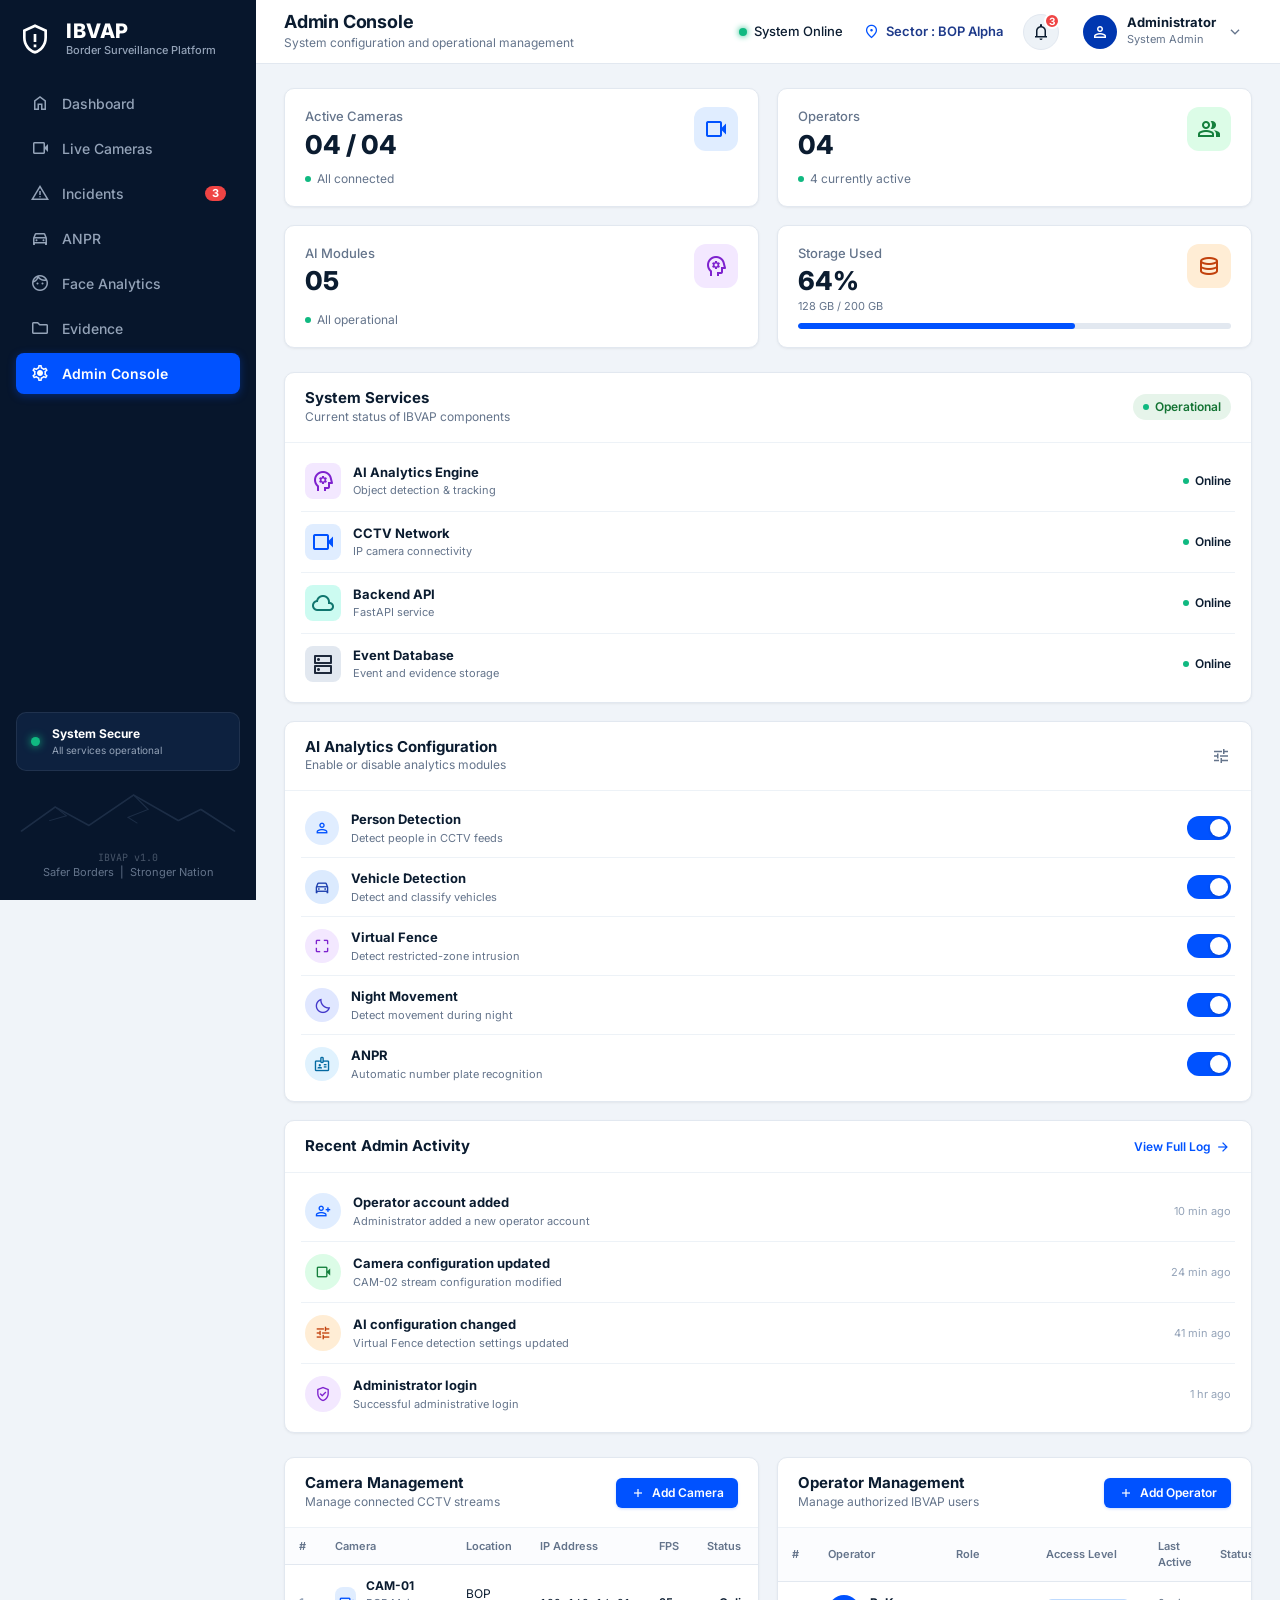
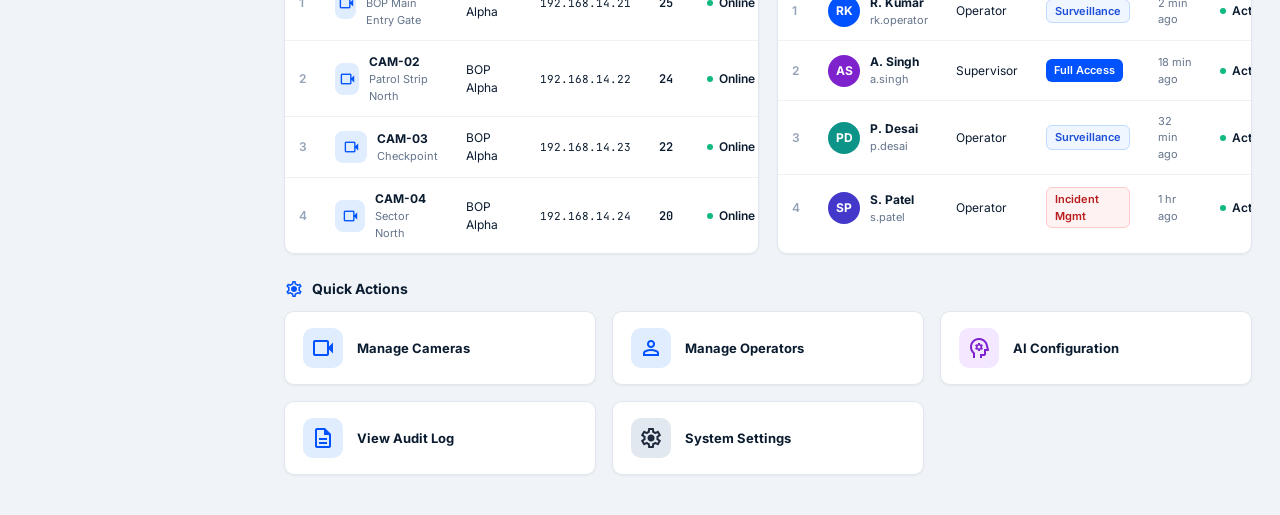
<file: admin.html>
<!DOCTYPE html>
<html lang="en">
<head>
  <meta charset="UTF-8">
  <meta name="viewport" content="width=device-width, initial-scale=1.0">
  <title>IBVAP — Admin Console</title>
  <meta name="description" content="IBVAP System configuration, AI analytics management, and operator administration console.">
  
  <!-- Typography & Material Symbols Icons -->
  <link rel="preconnect" href="https://fonts.googleapis.com">
  <link rel="preconnect" href="https://fonts.gstatic.com" crossorigin>
  <link href="https://fonts.googleapis.com/css2?family=Inter:wght@400;500;600;700;800&family=JetBrains+Mono:wght@400;500;600;700&display=swap" rel="stylesheet">
  <link href="https://fonts.googleapis.com/css2?family=Material+Symbols+Outlined:opsz,wght,FILL,GRAD@20..48,100..700,0..1,-50..200" rel="stylesheet">
  
  <!-- CSS3 Stylesheet -->
  <link rel="stylesheet" href="/css/admin.css">
</head>
<body>
  <div class="app-container">
    
    <!-- Left Navigation Sidebar (PNG 1 & PNG 2 Exact Dark Navy Aesthetic) -->
    <aside class="sidebar" id="sidebar">
      <div>
        <!-- Brand Logo Header -->
        <div class="sidebar-brand">
          <div class="sidebar-logo-icon">
            <svg viewBox="0 0 24 24" fill="currentColor">
              <path d="M12 1L3 5v6c0 5.55 3.84 10.74 9 12 5.16-1.26 9-6.45 9-12V5l-9-4zm0 2.18l7 3.12v4.7c0 4.54-3.13 8.78-7 9.88-3.87-1.1-7-5.34-7-9.88V6.3l7-3.12zm-1 5v6h2v-6h-2zm0 8v2h2v-2h-2z"/>
            </svg>
          </div>
          <div class="sidebar-brand-text">
            <span class="sidebar-brand-title">IBVAP</span>
            <span class="sidebar-brand-subtitle">Border Surveillance Platform</span>
          </div>
        </div>

        <!-- Navigation Menu Items -->
        <nav class="sidebar-nav">
          <a href="/" class="sidebar-nav-item" id="navDashboard">
            <div class="nav-item-left">
              <span class="material-symbols-outlined nav-icon">home</span>
              <span>Dashboard</span>
            </div>
          </a>

          <a href="/#live-cameras" class="sidebar-nav-item" id="navLiveCameras">
            <div class="nav-item-left">
              <span class="material-symbols-outlined nav-icon">videocam</span>
              <span>Live Cameras</span>
            </div>
          </a>

          <a href="/#incidents" class="sidebar-nav-item" id="navIncidents">
            <div class="nav-item-left">
              <span class="material-symbols-outlined nav-icon">warning</span>
              <span>Incidents</span>
            </div>
            <span class="nav-badge">3</span>
          </a>

          <a href="/#anpr" class="sidebar-nav-item" id="navAnpr">
            <div class="nav-item-left">
              <span class="material-symbols-outlined nav-icon">directions_car</span>
              <span>ANPR</span>
            </div>
          </a>

          <a href="/#face-analytics" class="sidebar-nav-item" id="navFaceAnalytics">
            <div class="nav-item-left">
              <span class="material-symbols-outlined nav-icon">face</span>
              <span>Face Analytics</span>
            </div>
          </a>

          <a href="/#evidence" class="sidebar-nav-item" id="navEvidence">
            <div class="nav-item-left">
              <span class="material-symbols-outlined nav-icon">folder</span>
              <span>Evidence</span>
            </div>
          </a>

          <!-- Active Admin Console Tab (PNG 2 Highlight) -->
          <a href="/admin.html" class="sidebar-nav-item active" id="navAdminConsole">
            <div class="nav-item-left">
              <span class="material-symbols-outlined nav-icon">settings</span>
              <span>Admin Console</span>
            </div>
          </a>
        </nav>
      </div>

      <!-- Bottom Sidebar Indicators (System Secure Box + Mountain Graphic) -->
      <div class="sidebar-footer">
        <div class="system-secure-card">
          <div class="secure-dot"></div>
          <div class="secure-info">
            <span class="secure-title">System Secure</span>
            <span class="secure-subtitle">All services operational</span>
          </div>
        </div>

        <div class="mountain-illustration" title="Safer Borders | Stronger Nation">
          <svg viewBox="0 0 200 60" preserveAspectRatio="none">
            <path d="M5 55 L35 25 L65 48 L105 10 L145 42 L165 28 L195 55" stroke-width="1.8" stroke-linecap="round" stroke-linejoin="round"/>
            <path d="M105 10 L118 28 L100 38 L108 45" stroke-width="1.2" stroke-linecap="round"/>
            <path d="M35 25 L45 36 L30 42" stroke-width="1.2" stroke-linecap="round"/>
          </svg>
        </div>

        <div class="sidebar-tagline">
          <span class="sidebar-version">IBVAP v1.0</span>
          Safer Borders &nbsp;|&nbsp; Stronger Nation
        </div>
      </div>
    </aside>

    <!-- Main Content Area -->
    <div class="main-wrapper">
      
      <!-- Top Application Header (PNG 2) -->
      <header class="header">
        <div class="header-left">
          <div style="display: flex; align-items: center;">
            <button class="mobile-menu-btn" id="mobileMenuBtn" aria-label="Toggle menu">
              <span class="material-symbols-outlined">menu</span>
            </button>
            <div>
              <h1 class="page-title">Admin Console</h1>
              <p class="page-subtitle">System configuration and operational management</p>
            </div>
          </div>
        </div>

        <div class="header-right">
          <!-- System Status Pill -->
          <div class="status-pill">
            <span class="status-dot"></span>
            <span>System Online</span>
          </div>

          <!-- Sector Badge -->
          <div class="sector-badge">
            <span class="material-symbols-outlined">location_on</span>
            <span>Sector : BOP Alpha</span>
          </div>

          <!-- Notification Bell with Badge -->
          <button class="notification-btn" id="btnHeaderNotifications" title="View alerts">
            <span class="material-symbols-outlined" style="font-size: 20px;">notifications</span>
            <span class="notification-badge">3</span>
          </button>

          <!-- Administrator Profile Dropdown (PNG 2) -->
          <div class="user-profile-btn" id="userProfileBtn">
            <div class="user-avatar">
              <span class="material-symbols-outlined" style="font-size: 20px;">person</span>
            </div>
            <div class="user-meta">
              <span class="user-name">Administrator</span>
              <span class="user-role">System Admin</span>
            </div>
            <span class="material-symbols-outlined user-chevron">expand_more</span>
          </div>
        </div>
      </header>

      <!-- Main Body Container -->
      <main class="content-body">

        <!-- 1. System Overview Statistics Grid (4 Cards Row) -->
        <section class="stats-grid">
          <!-- Card 1: Active Cameras -->
          <div class="stat-card">
            <div class="stat-top">
              <div class="stat-info">
                <span class="stat-label">Active Cameras</span>
                <div class="stat-value">
                  <span id="statActiveCameras">04 / 04</span>
                </div>
              </div>
              <div class="stat-icon-wrap blue">
                <span class="material-symbols-outlined" style="font-size: 24px;">videocam</span>
              </div>
            </div>
            <div class="stat-footer">
              <span class="stat-footer-dot"></span>
              <span>All connected</span>
            </div>
          </div>

          <!-- Card 2: Operators -->
          <div class="stat-card">
            <div class="stat-top">
              <div class="stat-info">
                <span class="stat-label">Operators</span>
                <div class="stat-value">
                  <span id="statOperatorsCount">06</span>
                </div>
              </div>
              <div class="stat-icon-wrap green">
                <span class="material-symbols-outlined" style="font-size: 24px;">group</span>
              </div>
            </div>
            <div class="stat-footer">
              <span class="stat-footer-dot"></span>
              <span>4 currently active</span>
            </div>
          </div>

          <!-- Card 3: AI Modules -->
          <div class="stat-card">
            <div class="stat-top">
              <div class="stat-info">
                <span class="stat-label">AI Modules</span>
                <div class="stat-value">
                  <span id="statAiModulesCount">05</span>
                </div>
              </div>
              <div class="stat-icon-wrap purple">
                <span class="material-symbols-outlined" style="font-size: 24px;">psychology</span>
              </div>
            </div>
            <div class="stat-footer">
              <span class="stat-footer-dot"></span>
              <span>All operational</span>
            </div>
          </div>

          <!-- Card 4: Storage Used -->
          <div class="stat-card">
            <div class="stat-top">
              <div class="stat-info">
                <span class="stat-label">Storage Used</span>
                <div class="stat-value">64%</div>
                <div style="font-size: 11px; color: #64748b; margin-top: 2px;">128 GB / 200 GB</div>
              </div>
              <div class="stat-icon-wrap orange">
                <span class="material-symbols-outlined" style="font-size: 24px;">database</span>
              </div>
            </div>
            <div class="storage-progress-track">
              <div class="storage-progress-fill" style="width: 64%;"></div>
            </div>
          </div>
        </section>

        <!-- 2. Middle Section: 3 Panels (System Services, AI Analytics Config, Recent Admin Activity) -->
        <section class="middle-grid">
          
          <!-- Panel 1: System Services -->
          <div class="card" id="systemServicesCard">
            <div class="card-header">
              <div class="card-title-wrap">
                <h2 class="card-title">System Services</h2>
                <span class="card-subtitle">Current status of IBVAP components</span>
              </div>
              <span class="badge-operational">
                <span class="status-dot-sm"></span>
                <span>Operational</span>
              </span>
            </div>

            <div class="service-list">
              <!-- AI Analytics Engine -->
              <div class="service-item">
                <div class="service-item-left">
                  <div class="service-icon purple">
                    <span class="material-symbols-outlined">psychology</span>
                  </div>
                  <div class="service-details">
                    <span class="service-name">AI Analytics Engine</span>
                    <span class="service-desc">Object detection & tracking</span>
                  </div>
                </div>
                <div class="status-badge-inline">
                  <span class="status-dot-sm"></span>
                  <span>Online</span>
                </div>
              </div>

              <!-- CCTV Network -->
              <div class="service-item">
                <div class="service-item-left">
                  <div class="service-icon blue">
                    <span class="material-symbols-outlined">videocam</span>
                  </div>
                  <div class="service-details">
                    <span class="service-name">CCTV Network</span>
                    <span class="service-desc">IP camera connectivity</span>
                  </div>
                </div>
                <div class="status-badge-inline">
                  <span class="status-dot-sm"></span>
                  <span>Online</span>
                </div>
              </div>

              <!-- Backend API -->
              <div class="service-item">
                <div class="service-item-left">
                  <div class="service-icon teal">
                    <span class="material-symbols-outlined">cloud</span>
                  </div>
                  <div class="service-details">
                    <span class="service-name">Backend API</span>
                    <span class="service-desc">FastAPI service</span>
                  </div>
                </div>
                <div class="status-badge-inline">
                  <span class="status-dot-sm"></span>
                  <span>Online</span>
                </div>
              </div>

              <!-- Event Database -->
              <div class="service-item">
                <div class="service-item-left">
                  <div class="service-icon navy">
                    <span class="material-symbols-outlined">dns</span>
                  </div>
                  <div class="service-details">
                    <span class="service-name">Event Database</span>
                    <span class="service-desc">Event and evidence storage</span>
                  </div>
                </div>
                <div class="status-badge-inline">
                  <span class="status-dot-sm"></span>
                  <span>Online</span>
                </div>
              </div>
            </div>
          </div>

          <!-- Panel 2: AI Analytics Configuration -->
          <div class="card" id="aiConfigCard">
            <div class="card-header">
              <div class="card-title-wrap">
                <h2 class="card-title">AI Analytics Configuration</h2>
                <span class="card-subtitle">Enable or disable analytics modules</span>
              </div>
              <span class="material-symbols-outlined" style="color: #64748b; font-size: 20px;">tune</span>
            </div>

            <div class="ai-config-list">
              <!-- Person Detection -->
              <div class="ai-config-item">
                <div class="ai-config-left">
                  <div class="ai-module-icon blue">
                    <span class="material-symbols-outlined" style="font-size: 18px;">person</span>
                  </div>
                  <div class="ai-module-details">
                    <span class="ai-module-title">Person Detection</span>
                    <span class="ai-module-desc">Detect people in CCTV feeds</span>
                  </div>
                </div>
                <label class="switch">
                  <input type="checkbox" id="togglePersonDetection" checked>
                  <span class="slider"></span>
                </label>
              </div>

              <!-- Vehicle Detection -->
              <div class="ai-config-item">
                <div class="ai-config-left">
                  <div class="ai-module-icon darkblue">
                    <span class="material-symbols-outlined" style="font-size: 18px;">directions_car</span>
                  </div>
                  <div class="ai-module-details">
                    <span class="ai-module-title">Vehicle Detection</span>
                    <span class="ai-module-desc">Detect and classify vehicles</span>
                  </div>
                </div>
                <label class="switch">
                  <input type="checkbox" id="toggleVehicleDetection" checked>
                  <span class="slider"></span>
                </label>
              </div>

              <!-- Virtual Fence -->
              <div class="ai-config-item">
                <div class="ai-config-left">
                  <div class="ai-module-icon purple">
                    <span class="material-symbols-outlined" style="font-size: 18px;">crop_free</span>
                  </div>
                  <div class="ai-module-details">
                    <span class="ai-module-title">Virtual Fence</span>
                    <span class="ai-module-desc">Detect restricted-zone intrusion</span>
                  </div>
                </div>
                <label class="switch">
                  <input type="checkbox" id="toggleVirtualFence" checked>
                  <span class="slider"></span>
                </label>
              </div>

              <!-- Night Movement -->
              <div class="ai-config-item">
                <div class="ai-config-left">
                  <div class="ai-module-icon indigo">
                    <span class="material-symbols-outlined" style="font-size: 18px;">bedtime</span>
                  </div>
                  <div class="ai-module-details">
                    <span class="ai-module-title">Night Movement</span>
                    <span class="ai-module-desc">Detect movement during night</span>
                  </div>
                </div>
                <label class="switch">
                  <input type="checkbox" id="toggleNightMovement" checked>
                  <span class="slider"></span>
                </label>
              </div>

              <!-- ANPR -->
              <div class="ai-config-item">
                <div class="ai-config-left">
                  <div class="ai-module-icon sky">
                    <span class="material-symbols-outlined" style="font-size: 18px;">badge</span>
                  </div>
                  <div class="ai-module-details">
                    <span class="ai-module-title">ANPR</span>
                    <span class="ai-module-desc">Automatic number plate recognition</span>
                  </div>
                </div>
                <label class="switch">
                  <input type="checkbox" id="toggleAnpr" checked>
                  <span class="slider"></span>
                </label>
              </div>
            </div>
          </div>

          <!-- Panel 3: Recent Admin Activity -->
          <div class="card" id="recentActivityCard">
            <div class="card-header">
              <div class="card-title-wrap">
                <h2 class="card-title">Recent Admin Activity</h2>
              </div>
              <a href="#" class="view-all-link" id="btnViewFullLog">
                <span>View Full Log</span>
                <span class="material-symbols-outlined" style="font-size: 16px;">arrow_forward</span>
              </a>
            </div>

            <div class="activity-list" id="activityList">
              <!-- Dynamically rendered via admin.js -->
            </div>
          </div>
        </section>

        <!-- 3. Bottom Section: 2 Tables (Camera Management & Operator Management) -->
        <section class="tables-grid">
          
          <!-- Left Table: Camera Management -->
          <div class="card" id="cameraManagementCard">
            <div class="card-header">
              <div class="card-title-wrap">
                <h2 class="card-title">Camera Management</h2>
                <span class="card-subtitle">Manage connected CCTV streams</span>
              </div>
              <button class="btn-primary" id="btnAddCamera">
                <span class="material-symbols-outlined" style="font-size: 16px;">add</span>
                <span>Add Camera</span>
              </button>
            </div>

            <div class="table-wrapper">
              <table class="data-table" id="cameraTable">
                <thead>
                  <tr>
                    <th style="width: 32px;">#</th>
                    <th>Camera</th>
                    <th>Location</th>
                    <th>IP Address</th>
                    <th>FPS</th>
                    <th>Status</th>
                    <th style="text-align: right; padding-right: 20px;">Actions</th>
                  </tr>
                </thead>
                <tbody id="cameraTableBody">
                  <!-- Dynamically rendered via admin.js -->
                </tbody>
              </table>
            </div>
          </div>

          <!-- Right Table: Operator Management -->
          <div class="card" id="operatorManagementCard">
            <div class="card-header">
              <div class="card-title-wrap">
                <h2 class="card-title">Operator Management</h2>
                <span class="card-subtitle">Manage authorized IBVAP users</span>
              </div>
              <button class="btn-primary" id="btnAddOperator">
                <span class="material-symbols-outlined" style="font-size: 16px;">add</span>
                <span>Add Operator</span>
              </button>
            </div>

            <div class="table-wrapper">
              <table class="data-table" id="operatorTable">
                <thead>
                  <tr>
                    <th style="width: 32px;">#</th>
                    <th>Operator</th>
                    <th>Role</th>
                    <th>Access Level</th>
                    <th>Last Active</th>
                    <th>Status</th>
                    <th style="text-align: right; padding-right: 20px;">Actions</th>
                  </tr>
                </thead>
                <tbody id="operatorTableBody">
                  <!-- Dynamically rendered via admin.js -->
                </tbody>
              </table>
            </div>
          </div>
        </section>

        <!-- 4. Quick Actions Row (5 Cards) -->
        <section class="quick-actions-section">
          <div class="quick-actions-header">
            <span class="material-symbols-outlined" style="color: #0052ff; font-size: 20px;">settings</span>
            <span>Quick Actions</span>
          </div>

          <div class="quick-actions-grid">
            <!-- 1. Manage Cameras -->
            <div class="quick-action-card" id="qaManageCameras">
              <div class="quick-action-icon-box blue">
                <span class="material-symbols-outlined">videocam</span>
              </div>
              <span class="quick-action-label">Manage Cameras</span>
            </div>

            <!-- 2. Manage Operators -->
            <div class="quick-action-card" id="qaManageOperators">
              <div class="quick-action-icon-box blue">
                <span class="material-symbols-outlined">person</span>
              </div>
              <span class="quick-action-label">Manage Operators</span>
            </div>

            <!-- 3. AI Configuration -->
            <div class="quick-action-card" id="qaAiConfig">
              <div class="quick-action-icon-box purple">
                <span class="material-symbols-outlined">psychology</span>
              </div>
              <span class="quick-action-label">AI Configuration</span>
            </div>

            <!-- 4. View Audit Log -->
            <div class="quick-action-card" id="qaViewAuditLog">
              <div class="quick-action-icon-box blue">
                <span class="material-symbols-outlined">description</span>
              </div>
              <span class="quick-action-label">View Audit Log</span>
            </div>

            <!-- 5. System Settings -->
            <div class="quick-action-card" id="qaSystemSettings">
              <div class="quick-action-icon-box navy">
                <span class="material-symbols-outlined">settings</span>
              </div>
              <span class="quick-action-label">System Settings</span>
            </div>
          </div>
        </section>
      </main>
    </div>
  </div>

  <!-- Toast Notification Container -->
  <div class="toast-container" id="toastContainer"></div>

  <!-- MODALS -->

  <!-- Modal 1: Add Camera -->
  <div class="modal-overlay" id="addCameraModal">
    <div class="modal-box">
      <div class="modal-header">
        <h3 class="modal-title">Add CCTV Camera Node</h3>
        <button class="modal-close-btn material-symbols-outlined" data-dismiss="modal">close</button>
      </div>
      <form id="addCameraForm">
        <div class="modal-body">
          <div class="form-row">
            <div class="form-group">
              <label class="form-label" for="newCamId">Camera ID *</label>
              <input type="text" id="newCamId" placeholder="e.g. CAM-05" required>
            </div>
            <div class="form-group">
              <label class="form-label" for="newCamFps">FPS Target</label>
              <input type="number" id="newCamFps" value="25" min="10" max="60" required>
            </div>
          </div>
          <div class="form-group">
            <label class="form-label" for="newCamSubtitle">Stream Description / Name *</label>
            <input type="text" id="newCamSubtitle" placeholder="e.g. South Watchtower Mast" required>
          </div>
          <div class="form-row">
            <div class="form-group">
              <label class="form-label" for="newCamLocation">BOP Sector Location</label>
              <input type="text" id="newCamLocation" value="BOP Alpha" required>
            </div>
            <div class="form-group">
              <label class="form-label" for="newCamIp">IP Address *</label>
              <input type="text" id="newCamIp" placeholder="192.168.14.25" required>
            </div>
          </div>
          <div class="form-group">
            <label class="form-label" for="newCamRtsp">RTSP Ingestion Stream URI</label>
            <input type="text" id="newCamRtsp" placeholder="rtsp://192.168.14.25:554/live/ch0">
            <span class="form-help">H.264/H.265 RTSP feed for OpenCV/YOLO inference engine</span>
          </div>
        </div>
        <div class="modal-footer">
          <button type="button" class="btn-secondary" data-dismiss="modal">Cancel</button>
          <button type="submit" class="btn-primary">
            <span class="material-symbols-outlined" style="font-size: 16px;">add_circle</span>
            <span>Register Camera</span>
          </button>
        </div>
      </form>
    </div>
  </div>

  <!-- Modal 2: Edit Camera -->
  <div class="modal-overlay" id="editCameraModal">
    <div class="modal-box">
      <div class="modal-header">
        <h3 class="modal-title">Edit Camera Configuration</h3>
        <button class="modal-close-btn material-symbols-outlined" data-dismiss="modal">close</button>
      </div>
      <form id="editCameraForm">
        <div class="modal-body">
          <div class="form-row">
            <div class="form-group">
              <label class="form-label">Camera Identifier</label>
              <input type="text" id="editCamId" readonly style="background-color: #f8fafc;">
            </div>
            <div class="form-group">
              <label class="form-label" for="editCamFps">FPS Target</label>
              <input type="number" id="editCamFps" min="10" max="60" required>
            </div>
          </div>
          <div class="form-group">
            <label class="form-label" for="editCamSubtitle">Description</label>
            <input type="text" id="editCamSubtitle" required>
          </div>
          <div class="form-row">
            <div class="form-group">
              <label class="form-label" for="editCamLocation">Sector Location</label>
              <input type="text" id="editCamLocation" required>
            </div>
            <div class="form-group">
              <label class="form-label" for="editCamIp">IP Address</label>
              <input type="text" id="editCamIp" required>
            </div>
          </div>
          <div class="form-group">
            <label class="form-label" for="editCamStatus">Feed Status</label>
            <select id="editCamStatus">
              <option value="Online">Online</option>
              <option value="Standby">Standby</option>
              <option value="Offline">Offline</option>
            </select>
          </div>
        </div>
        <div class="modal-footer">
          <button type="button" class="btn-secondary" data-dismiss="modal">Cancel</button>
          <button type="submit" class="btn-primary">Save Changes</button>
        </div>
      </form>
    </div>
  </div>

  <!-- Modal 3: Delete Camera Confirmation -->
  <div class="modal-overlay" id="deleteCameraModal">
    <div class="modal-box" style="max-width: 440px;">
      <div class="modal-header">
        <h3 class="modal-title" style="color: #b91c1c;">Remove Camera Node</h3>
        <button class="modal-close-btn material-symbols-outlined" data-dismiss="modal">close</button>
      </div>
      <div class="modal-body">
        <p style="font-size: 13px; color: #475569;">
          Are you sure you want to remove <strong id="deleteCamName" style="color: #0b1c30;"></strong> from the surveillance stream matrix?
        </p>
        <p style="font-size: 12px; color: #64748b; background-color: #fee2e2; padding: 8px 12px; border-radius: 6px;">
          This will stop active YOLOv8 inferencing and tripwire breach detection on this channel.
        </p>
      </div>
      <div class="modal-footer">
        <button type="button" class="btn-secondary" data-dismiss="modal">Cancel</button>
        <button type="button" class="btn-danger" id="btnConfirmDeleteCamera">Disconnect & Remove</button>
      </div>
    </div>
  </div>

  <!-- Modal 4: Add Operator -->
  <div class="modal-overlay" id="addOperatorModal">
    <div class="modal-box">
      <div class="modal-header">
        <h3 class="modal-title">Add Authorized IBVAP Operator</h3>
        <button class="modal-close-btn material-symbols-outlined" data-dismiss="modal">close</button>
      </div>
      <form id="addOperatorForm">
        <div class="modal-body">
          <div class="form-row">
            <div class="form-group">
              <label class="form-label" for="newOpName">Full Name *</label>
              <input type="text" id="newOpName" placeholder="e.g. V. Sharma" required>
            </div>
            <div class="form-group">
              <label class="form-label" for="newOpUsername">Username / ID *</label>
              <input type="text" id="newOpUsername" placeholder="e.g. v.sharma" required>
            </div>
          </div>
          <div class="form-row">
            <div class="form-group">
              <label class="form-label" for="newOpRole">Operational Role</label>
              <select id="newOpRole">
                <option value="Operator">Operator</option>
                <option value="Supervisor">Supervisor</option>
                <option value="Duty Officer">Duty Officer</option>
                <option value="Analyst">Analyst</option>
              </select>
            </div>
            <div class="form-group">
              <label class="form-label" for="newOpAccess">Access Permission Level</label>
              <select id="newOpAccess">
                <option value="Surveillance">Surveillance</option>
                <option value="Full Access">Full Access</option>
                <option value="Incident Mgmt">Incident Mgmt</option>
              </select>
            </div>
          </div>
        </div>
        <div class="modal-footer">
          <button type="button" class="btn-secondary" data-dismiss="modal">Cancel</button>
          <button type="submit" class="btn-primary">
            <span class="material-symbols-outlined" style="font-size: 16px;">person_add</span>
            <span>Create Operator</span>
          </button>
        </div>
      </form>
    </div>
  </div>

  <!-- Modal 5: Edit Operator -->
  <div class="modal-overlay" id="editOperatorModal">
    <div class="modal-box">
      <div class="modal-header">
        <h3 class="modal-title">Edit Operator Privileges</h3>
        <button class="modal-close-btn material-symbols-outlined" data-dismiss="modal">close</button>
      </div>
      <form id="editOperatorForm">
        <div class="modal-body">
          <div class="form-row">
            <div class="form-group">
              <label class="form-label" for="editOpName">Full Name</label>
              <input type="text" id="editOpName" required>
            </div>
            <div class="form-group">
              <label class="form-label" for="editOpUsername">Username</label>
              <input type="text" id="editOpUsername" required>
            </div>
          </div>
          <div class="form-row">
            <div class="form-group">
              <label class="form-label" for="editOpRole">Role</label>
              <select id="editOpRole">
                <option value="Operator">Operator</option>
                <option value="Supervisor">Supervisor</option>
                <option value="Duty Officer">Duty Officer</option>
                <option value="Analyst">Analyst</option>
              </select>
            </div>
            <div class="form-group">
              <label class="form-label" for="editOpAccess">Access Level</label>
              <select id="editOpAccess">
                <option value="Surveillance">Surveillance</option>
                <option value="Full Access">Full Access</option>
                <option value="Incident Mgmt">Incident Mgmt</option>
              </select>
            </div>
          </div>
          <div class="form-group">
            <label class="form-label" for="editOpStatus">Account Status</label>
            <select id="editOpStatus">
              <option value="Active">Active</option>
              <option value="Suspended">Suspended</option>
              <option value="Off-Duty">Off-Duty</option>
            </select>
          </div>
        </div>
        <div class="modal-footer">
          <button type="button" class="btn-secondary" data-dismiss="modal">Cancel</button>
          <button type="submit" class="btn-primary">Update Profile</button>
        </div>
      </form>
    </div>
  </div>

  <!-- Modal 6: Delete Operator Confirmation -->
  <div class="modal-overlay" id="deleteOperatorModal">
    <div class="modal-box" style="max-width: 440px;">
      <div class="modal-header">
        <h3 class="modal-title" style="color: #b91c1c;">Revoke Operator Access</h3>
        <button class="modal-close-btn material-symbols-outlined" data-dismiss="modal">close</button>
      </div>
      <div class="modal-body">
        <p style="font-size: 13px; color: #475569;">
          Are you sure you want to revoke access for <strong id="deleteOpName" style="color: #0b1c30;"></strong>?
        </p>
        <p style="font-size: 12px; color: #64748b; background-color: #fee2e2; padding: 8px 12px; border-radius: 6px;">
          The operator will be logged out of tactical console sessions immediately.
        </p>
      </div>
      <div class="modal-footer">
        <button type="button" class="btn-secondary" data-dismiss="modal">Cancel</button>
        <button type="button" class="btn-danger" id="btnConfirmDeleteOperator">Revoke Access</button>
      </div>
    </div>
  </div>

  <!-- Modal 7: Full Audit Log Modal -->
  <div class="modal-overlay" id="auditLogModal">
    <div class="modal-box" style="max-width: 680px;">
      <div class="modal-header">
        <h3 class="modal-title">System Audit Log & Chain of Custody</h3>
        <button class="modal-close-btn material-symbols-outlined" data-dismiss="modal">close</button>
      </div>
      <div class="modal-body">
        <div style="display: flex; justify-content: space-between; align-items: center; margin-bottom: 8px;">
          <span style="font-size: 12px; color: #64748b;">Showing last 12 administrative operational events</span>
          <span style="font-size: 11px; font-family: var(--font-mono); color: #0052ff; background: #e8f0fe; padding: 2px 8px; border-radius: 4px;">SEC-65B LOG</span>
        </div>
        <div style="border: 1px solid var(--color-border); border-radius: 8px; overflow: hidden;">
          <table style="width: 100%; border-collapse: collapse; font-size: 12px;">
            <thead style="background-color: #f8fafc; border-bottom: 1px solid var(--color-border); text-align: left;">
              <tr>
                <th style="padding: 8px 12px;">Timestamp</th>
                <th style="padding: 8px 12px;">Actor</th>
                <th style="padding: 8px 12px;">Action</th>
                <th style="padding: 8px 12px;">Target Entity</th>
              </tr>
            </thead>
            <tbody style="line-height: 1.6;">
              <tr style="border-bottom: 1px solid #edf2f7;">
                <td style="padding: 8px 12px; font-family: var(--font-mono); color: #64748b;">13:42:18 IST</td>
                <td style="padding: 8px 12px; font-weight: 600;">Insp. Verma</td>
                <td style="padding: 8px 12px; color: #0052ff;">QRT Intercept Dispatched</td>
                <td style="padding: 8px 12px;">INC-2026-084 (Cheetah-1)</td>
              </tr>
              <tr style="border-bottom: 1px solid #edf2f7;">
                <td style="padding: 8px 12px; font-family: var(--font-mono); color: #64748b;">13:30:10 IST</td>
                <td style="padding: 8px 12px; font-weight: 600;">Admin</td>
                <td style="padding: 8px 12px;">Operator Account Added</td>
                <td style="padding: 8px 12px;">OP-4 (s.patel)</td>
              </tr>
              <tr style="border-bottom: 1px solid #edf2f7;">
                <td style="padding: 8px 12px; font-family: var(--font-mono); color: #64748b;">13:16:45 IST</td>
                <td style="padding: 8px 12px; font-weight: 600;">Admin</td>
                <td style="padding: 8px 12px;">Stream Config Modified</td>
                <td style="padding: 8px 12px;">CAM-02 (24 FPS)</td>
              </tr>
              <tr style="border-bottom: 1px solid #edf2f7;">
                <td style="padding: 8px 12px; font-family: var(--font-mono); color: #64748b;">12:59:02 IST</td>
                <td style="padding: 8px 12px; font-weight: 600;">Admin</td>
                <td style="padding: 8px 12px;">Virtual Fence Calibration</td>
                <td style="padding: 8px 12px;">BOP Entry Restricted Zone</td>
              </tr>
              <tr>
                <td style="padding: 8px 12px; font-family: var(--font-mono); color: #64748b;">12:40:00 IST</td>
                <td style="padding: 8px 12px; font-weight: 600;">Admin</td>
                <td style="padding: 8px 12px;">Console Authentication</td>
                <td style="padding: 8px 12px;">Node IND-NPL-04</td>
              </tr>
            </tbody>
          </table>
        </div>
      </div>
      <div class="modal-footer">
        <button type="button" class="btn-secondary" data-dismiss="modal">Close</button>
      </div>
    </div>
  </div>

  <!-- Modal 8: System Settings Modal -->
  <div class="modal-overlay" id="systemSettingsModal">
    <div class="modal-box">
      <div class="modal-header">
        <h3 class="modal-title">Surveillance Node Settings</h3>
        <button class="modal-close-btn material-symbols-outlined" data-dismiss="modal">close</button>
      </div>
      <form id="systemSettingsForm">
        <div class="modal-body">
          <div class="form-group">
            <label class="form-label">Sector Identifier</label>
            <input type="text" value="Sector : BOP Alpha" readonly style="background-color: #f8fafc;">
          </div>
          <div class="form-row">
            <div class="form-group">
              <label class="form-label">CCTV Evidence Retention (Days)</label>
              <input type="number" value="90" min="30" max="365">
            </div>
            <div class="form-group">
              <label class="form-label">YOLO Inference Batch Size</label>
              <input type="number" value="4" min="1" max="16">
            </div>
          </div>
          <div class="form-group">
            <label class="form-label">FastAPI Analytics Ingest URL</label>
            <input type="text" value="http://192.168.14.10:8000/api/v2">
          </div>
          <div class="form-group">
            <label class="form-label">Section 65B Cryptographic Signer</label>
            <input type="text" value="SHA256-RSA-SSB-2026-NODE04" readonly style="background-color: #f8fafc;">
          </div>
        </div>
        <div class="modal-footer">
          <button type="button" class="btn-secondary" data-dismiss="modal">Cancel</button>
          <button type="submit" class="btn-primary">Save Settings</button>
        </div>
      </form>
    </div>
  </div>

  <!-- Vanilla JavaScript Implementation -->
  <script src="/js/admin.js"></script>
</body>
</html>
</file>
<file: css/admin.css>
/* IBVAP Admin Console Stylesheet (CSS3)
   Exact design system derived from PNG 1 (IBVAP Design System) & PNG 2 (Admin Console Reference)
*/

:root {
  --color-bg: #f0f4f9;
  --color-surface: #ffffff;
  --color-border: #e2e8f0;
  --color-border-subtle: #edf2f7;
  
  --color-sidebar-bg: #07162c;
  --color-sidebar-hover: rgba(255, 255, 255, 0.08);
  --color-sidebar-text: #94a3b8;
  --color-sidebar-text-active: #ffffff;
  --color-sidebar-card: #0d213f;
  
  --color-primary: #0052ff;
  --color-primary-hover: #0043d9;
  --color-primary-light: #e8f0fe;
  --color-primary-subtle: #eff4ff;

  --color-text-main: #0b1c30;
  --color-text-muted: #64748b;
  --color-text-subtle: #94a3b8;

  --color-success: #10b981;
  --color-success-bg: #e6f4ea;
  --color-success-text: #137333;

  --color-warning: #f59e0b;
  --color-warning-bg: #fef3c7;

  --color-danger: #ef4444;
  --color-danger-hover: #dc2626;
  --color-danger-bg: #fee2e2;
  --color-danger-text: #b91c1c;

  --font-family: 'Inter', -apple-system, BlinkMacSystemFont, 'Segoe UI', Roboto, sans-serif;
  --font-mono: 'JetBrains Mono', monospace;

  --sidebar-width: 256px;
  --header-height: 64px;
  --transition-speed: 0.2s;
  --radius-sm: 6px;
  --radius-md: 10px;
  --radius-lg: 14px;
  --radius-pill: 9999px;
  
  --shadow-sm: 0 1px 2px 0 rgba(0, 0, 0, 0.04);
  --shadow-card: 0 1px 3px 0 rgba(0, 0, 0, 0.05), 0 1px 2px -1px rgba(0, 0, 0, 0.03);
  --shadow-lg: 0 10px 25px -5px rgba(0, 0, 0, 0.1), 0 8px 10px -6px rgba(0, 0, 0, 0.1);
}

/* Reset & Base */
*, *::before, *::after {
  box-sizing: border-box;
  margin: 0;
  padding: 0;
}

body {
  font-family: var(--font-family);
  background-color: var(--color-bg);
  color: var(--color-text-main);
  line-height: 1.5;
  -webkit-font-smoothing: antialiased;
  -moz-osx-font-smoothing: grayscale;
  overflow-x: hidden;
}

/* Typography Helpers */
h1, h2, h3, h4, h5, h6 {
  font-weight: 700;
  color: var(--color-text-main);
  line-height: 1.25;
}

a {
  color: inherit;
  text-decoration: none;
}

button {
  font-family: inherit;
  cursor: pointer;
  border: none;
  background: none;
  transition: all var(--transition-speed) ease;
}

input, select, textarea {
  font-family: inherit;
  font-size: 13px;
  border: 1px solid var(--color-border);
  border-radius: var(--radius-sm);
  padding: 8px 12px;
  color: var(--color-text-main);
  background: #ffffff;
  outline: none;
  transition: border-color var(--transition-speed);
}

input:focus, select:focus, textarea:focus {
  border-color: var(--color-primary);
  box-shadow: 0 0 0 3px rgba(0, 82, 255, 0.15);
}

/* App Shell Layout */
.app-container {
  display: flex;
  min-height: 100vh;
}

/* Sidebar Styles (PNG 1 & PNG 2 Exact Dark Navy Design) */
.sidebar {
  width: var(--sidebar-width);
  background-color: var(--color-sidebar-bg);
  color: var(--color-sidebar-text);
  height: 100vh;
  position: fixed;
  left: 0;
  top: 0;
  display: flex;
  flex-direction: column;
  justify-content: space-between;
  padding: 20px 16px;
  z-index: 50;
  overflow-y: auto;
  transition: transform var(--transition-speed) ease;
}

.sidebar-brand {
  display: flex;
  align-items: center;
  gap: 12px;
  padding-bottom: 24px;
}

.sidebar-logo-icon {
  width: 38px;
  height: 38px;
  border-radius: var(--radius-sm);
  background: transparent;
  display: flex;
  align-items: center;
  justify-content: center;
  color: #ffffff;
}

.sidebar-logo-icon svg {
  width: 32px;
  height: 32px;
}

.sidebar-brand-text {
  display: flex;
  flex-direction: column;
}

.sidebar-brand-title {
  font-size: 20px;
  font-weight: 800;
  letter-spacing: 0.5px;
  color: #ffffff;
  line-height: 1.1;
}

.sidebar-brand-subtitle {
  font-size: 11px;
  color: #94a3b8;
  font-weight: 500;
}

.sidebar-nav {
  display: flex;
  flex-direction: column;
  gap: 4px;
  flex: 1;
}

.sidebar-nav-item {
  display: flex;
  align-items: center;
  justify-content: space-between;
  padding: 10px 14px;
  border-radius: 8px;
  color: var(--color-sidebar-text);
  font-size: 14px;
  font-weight: 500;
  text-decoration: none;
  transition: all var(--transition-speed) ease;
}

.sidebar-nav-item:hover {
  background-color: var(--color-sidebar-hover);
  color: #ffffff;
}

.sidebar-nav-item.active {
  background-color: var(--color-primary);
  color: var(--color-sidebar-text-active);
  font-weight: 600;
  box-shadow: 0 2px 8px rgba(0, 82, 255, 0.35);
}

.nav-item-left {
  display: flex;
  align-items: center;
  gap: 12px;
}

.nav-icon {
  font-size: 20px;
  display: inline-flex;
}

.nav-badge {
  background-color: var(--color-danger);
  color: #ffffff;
  font-size: 11px;
  font-weight: 700;
  border-radius: var(--radius-pill);
  padding: 2px 7px;
  line-height: 1;
}

/* Sidebar Bottom (System Secure + Mountain Line Art) */
.sidebar-footer {
  margin-top: auto;
  display: flex;
  flex-direction: column;
  gap: 16px;
  padding-top: 20px;
}

.system-secure-card {
  background-color: var(--color-sidebar-card);
  border: 1px solid rgba(255, 255, 255, 0.08);
  border-radius: var(--radius-md);
  padding: 12px 14px;
  display: flex;
  align-items: center;
  gap: 12px;
}

.secure-dot {
  width: 9px;
  height: 9px;
  border-radius: 50%;
  background-color: var(--color-success);
  box-shadow: 0 0 8px var(--color-success);
  flex-shrink: 0;
}

.secure-info {
  display: flex;
  flex-direction: column;
}

.secure-title {
  color: #ffffff;
  font-size: 12px;
  font-weight: 700;
}

.secure-subtitle {
  color: #94a3b8;
  font-size: 10px;
}

.mountain-illustration {
  width: 100%;
  height: 48px;
  display: flex;
  align-items: center;
  justify-content: center;
  opacity: 0.7;
}

.mountain-illustration svg {
  width: 100%;
  height: 100%;
  stroke: #263852;
  fill: none;
}

.sidebar-tagline {
  text-align: center;
  font-size: 11px;
  color: #64748b;
  line-height: 1.4;
}

.sidebar-version {
  font-family: var(--font-mono);
  font-size: 10px;
  color: #475569;
  display: block;
}

/* Main Content Area */
.main-wrapper {
  margin-left: var(--sidebar-width);
  flex: 1;
  display: flex;
  flex-direction: column;
  min-width: 0;
  min-height: 100vh;
}

/* Header (PNG 1 & PNG 2 Exact Layout) */
.header {
  height: var(--header-height);
  background-color: var(--color-surface);
  border-bottom: 1px solid var(--color-border);
  position: sticky;
  top: 0;
  z-index: 40;
  display: flex;
  align-items: center;
  justify-content: space-between;
  padding: 0 28px;
}

.header-left {
  display: flex;
  flex-direction: column;
}

.page-title {
  font-size: 18px;
  font-weight: 700;
  color: var(--color-text-main);
  letter-spacing: -0.2px;
}

.page-subtitle {
  font-size: 12px;
  color: var(--color-text-muted);
}

.mobile-menu-btn {
  display: none;
  background: none;
  border: none;
  font-size: 24px;
  color: var(--color-text-main);
  padding: 4px;
  margin-right: 12px;
}

.header-right {
  display: flex;
  align-items: center;
  gap: 20px;
}

.status-pill {
  display: flex;
  align-items: center;
  gap: 7px;
  font-size: 13px;
  font-weight: 500;
  color: var(--color-text-main);
}

.status-dot {
  width: 8px;
  height: 8px;
  border-radius: 50%;
  background-color: var(--color-success);
  box-shadow: 0 0 6px var(--color-success);
}

.sector-badge {
  display: flex;
  align-items: center;
  gap: 6px;
  font-size: 13px;
  color: #1e3a8a;
  font-weight: 600;
}

.sector-badge .material-symbols-outlined {
  font-size: 17px;
  color: var(--color-primary);
}

.notification-btn {
  position: relative;
  width: 36px;
  height: 36px;
  border-radius: 50%;
  display: flex;
  align-items: center;
  justify-content: center;
  color: var(--color-text-main);
  background: var(--color-border-subtle);
  border: 1px solid var(--color-border);
  transition: all var(--transition-speed);
}

.notification-btn:hover {
  background: #e2e8f0;
}

.notification-badge {
  position: absolute;
  top: -2px;
  right: -2px;
  background-color: var(--color-danger);
  color: #ffffff;
  font-size: 10px;
  font-weight: 700;
  border-radius: var(--radius-pill);
  min-width: 16px;
  height: 16px;
  display: flex;
  align-items: center;
  justify-content: center;
  padding: 0 3px;
  border: 2px solid #ffffff;
}

.user-profile-btn {
  display: flex;
  align-items: center;
  gap: 10px;
  padding: 4px 8px 4px 4px;
  border-radius: var(--radius-pill);
  transition: background-color var(--transition-speed);
}

.user-profile-btn:hover {
  background-color: var(--color-border-subtle);
}

.user-avatar {
  width: 34px;
  height: 34px;
  border-radius: 50%;
  background: #0037b0;
  color: #ffffff;
  display: flex;
  align-items: center;
  justify-content: center;
  font-weight: 700;
  font-size: 14px;
}

.user-meta {
  display: flex;
  flex-direction: column;
  text-align: left;
}

.user-name {
  font-size: 13px;
  font-weight: 700;
  color: var(--color-text-main);
  line-height: 1.2;
}

.user-role {
  font-size: 11px;
  color: var(--color-text-muted);
}

.user-chevron {
  color: var(--color-text-muted);
  font-size: 18px;
}

/* Main Content Padding */
.content-body {
  padding: 24px 28px 40px;
  display: flex;
  flex-direction: column;
  gap: 24px;
  flex: 1;
}

/* Card Base Styles */
.card {
  background: var(--color-surface);
  border: 1px solid var(--color-border);
  border-radius: var(--radius-md);
  box-shadow: var(--shadow-card);
  overflow: hidden;
}

.card-header {
  padding: 16px 20px;
  border-bottom: 1px solid var(--color-border-subtle);
  display: flex;
  align-items: center;
  justify-content: space-between;
}

.card-title-wrap {
  display: flex;
  flex-direction: column;
}

.card-title {
  font-size: 15px;
  font-weight: 700;
  color: var(--color-text-main);
}

.card-subtitle {
  font-size: 12px;
  color: var(--color-text-muted);
}

/* Top Statistics Grid (4 Cards Row) */
.stats-grid {
  display: grid;
  grid-template-columns: repeat(4, 1fr);
  gap: 18px;
}

.stat-card {
  background: var(--color-surface);
  border: 1px solid var(--color-border);
  border-radius: var(--radius-md);
  padding: 18px 20px;
  box-shadow: var(--shadow-card);
  display: flex;
  flex-direction: column;
  justify-content: space-between;
  min-height: 115px;
  position: relative;
  transition: transform var(--transition-speed), box-shadow var(--transition-speed);
}

.stat-card:hover {
  transform: translateY(-2px);
  box-shadow: var(--shadow-lg);
}

.stat-top {
  display: flex;
  align-items: flex-start;
  justify-content: space-between;
}

.stat-icon-wrap {
  width: 44px;
  height: 44px;
  border-radius: 12px;
  display: flex;
  align-items: center;
  justify-content: center;
}

.stat-icon-wrap.blue {
  background-color: #e0edff;
  color: #0052ff;
}

.stat-icon-wrap.green {
  background-color: #dcfce7;
  color: #15803d;
}

.stat-icon-wrap.purple {
  background-color: #f3e8ff;
  color: #7e22ce;
}

.stat-icon-wrap.orange {
  background-color: #ffedd5;
  color: #c2410c;
}

.stat-info {
  display: flex;
  flex-direction: column;
}

.stat-label {
  font-size: 13px;
  font-weight: 500;
  color: var(--color-text-muted);
}

.stat-value {
  font-size: 26px;
  font-weight: 800;
  color: var(--color-text-main);
  line-height: 1.2;
  margin-top: 2px;
}

.stat-value-sub {
  font-size: 16px;
  font-weight: 600;
  color: var(--color-text-muted);
}

.stat-footer {
  display: flex;
  align-items: center;
  gap: 6px;
  font-size: 12px;
  color: var(--color-text-muted);
  margin-top: 10px;
}

.stat-footer-dot {
  width: 6px;
  height: 6px;
  border-radius: 50%;
  background-color: var(--color-success);
}

.storage-progress-track {
  width: 100%;
  height: 6px;
  background-color: #e2e8f0;
  border-radius: var(--radius-pill);
  margin-top: 8px;
  overflow: hidden;
}

.storage-progress-fill {
  height: 100%;
  background-color: var(--color-primary);
  border-radius: var(--radius-pill);
  transition: width 0.6s ease;
}

/* Middle Section: 3 Columns (System Services, AI Config, Recent Activity) */
.middle-grid {
  display: grid;
  grid-template-columns: 1fr 1fr 1fr;
  gap: 18px;
}

/* 1. System Services */
.service-list {
  display: flex;
  flex-direction: column;
  padding: 8px 16px;
}

.service-item {
  display: flex;
  align-items: center;
  justify-content: space-between;
  padding: 12px 4px;
  border-bottom: 1px solid var(--color-border-subtle);
}

.service-item:last-child {
  border-bottom: none;
}

.service-item-left {
  display: flex;
  align-items: center;
  gap: 12px;
}

.service-icon {
  width: 36px;
  height: 36px;
  border-radius: 8px;
  display: flex;
  align-items: center;
  justify-content: center;
  font-size: 18px;
}

.service-icon.purple { background-color: #f3e8ff; color: #7e22ce; }
.service-icon.blue { background-color: #e0edff; color: #0052ff; }
.service-icon.teal { background-color: #ccfbf1; color: #0f766e; }
.service-icon.navy { background-color: #e2e8f0; color: #1e293b; }

.service-details {
  display: flex;
  flex-direction: column;
}

.service-name {
  font-size: 13px;
  font-weight: 700;
  color: var(--color-text-main);
}

.service-desc {
  font-size: 11px;
  color: var(--color-text-muted);
}

.status-badge-inline {
  display: flex;
  align-items: center;
  gap: 6px;
  font-size: 12px;
  font-weight: 600;
  color: var(--color-text-main);
}

.status-dot-sm {
  width: 6px;
  height: 6px;
  border-radius: 50%;
  background-color: var(--color-success);
}

.badge-operational {
  display: inline-flex;
  align-items: center;
  gap: 6px;
  background-color: var(--color-success-bg);
  color: var(--color-success-text);
  font-size: 12px;
  font-weight: 600;
  padding: 4px 10px;
  border-radius: var(--radius-pill);
}

/* 2. AI Analytics Configuration */
.ai-config-list {
  display: flex;
  flex-direction: column;
  padding: 8px 16px;
}

.ai-config-item {
  display: flex;
  align-items: center;
  justify-content: space-between;
  padding: 11px 4px;
  border-bottom: 1px solid var(--color-border-subtle);
}

.ai-config-item:last-child {
  border-bottom: none;
}

.ai-config-left {
  display: flex;
  align-items: center;
  gap: 12px;
}

.ai-module-icon {
  width: 34px;
  height: 34px;
  border-radius: 50%;
  display: flex;
  align-items: center;
  justify-content: center;
}

.ai-module-icon.blue { background-color: #e0edff; color: #0052ff; }
.ai-module-icon.darkblue { background-color: #dbeafe; color: #1e40af; }
.ai-module-icon.purple { background-color: #f3e8ff; color: #7e22ce; }
.ai-module-icon.indigo { background-color: #e0e7ff; color: #4338ca; }
.ai-module-icon.sky { background-color: #e0f2fe; color: #0369a1; }

.ai-module-details {
  display: flex;
  flex-direction: column;
}

.ai-module-title {
  font-size: 13px;
  font-weight: 700;
  color: var(--color-text-main);
}

.ai-module-desc {
  font-size: 11px;
  color: var(--color-text-muted);
}

/* Switch Toggle (CSS3) */
.switch {
  position: relative;
  display: inline-block;
  width: 44px;
  height: 24px;
  flex-shrink: 0;
}

.switch input {
  opacity: 0;
  width: 0;
  height: 0;
}

.slider {
  position: absolute;
  cursor: pointer;
  top: 0;
  left: 0;
  right: 0;
  bottom: 0;
  background-color: #cbd5e1;
  transition: 0.3s;
  border-radius: 24px;
}

.slider:before {
  position: absolute;
  content: "";
  height: 18px;
  width: 18px;
  left: 3px;
  bottom: 3px;
  background-color: white;
  transition: 0.3s;
  border-radius: 50%;
  box-shadow: 0 1px 3px rgba(0,0,0,0.2);
}

input:checked + .slider {
  background-color: var(--color-primary);
}

input:checked + .slider:before {
  transform: translateX(20px);
}

/* 3. Recent Admin Activity */
.activity-list {
  display: flex;
  flex-direction: column;
  padding: 8px 16px;
}

.activity-item {
  display: flex;
  align-items: center;
  justify-content: space-between;
  padding: 12px 4px;
  border-bottom: 1px solid var(--color-border-subtle);
}

.activity-item:last-child {
  border-bottom: none;
}

.activity-left {
  display: flex;
  align-items: center;
  gap: 12px;
}

.activity-avatar {
  width: 36px;
  height: 36px;
  border-radius: 50%;
  display: flex;
  align-items: center;
  justify-content: center;
  font-size: 18px;
}

.activity-avatar.blue { background-color: #e0edff; color: #0052ff; }
.activity-avatar.green { background-color: #dcfce7; color: #15803d; }
.activity-avatar.orange { background-color: #ffedd5; color: #c2410c; }
.activity-avatar.purple { background-color: #f3e8ff; color: #7e22ce; }

.activity-info {
  display: flex;
  flex-direction: column;
}

.activity-title {
  font-size: 13px;
  font-weight: 700;
  color: var(--color-text-main);
}

.activity-sub {
  font-size: 11px;
  color: var(--color-text-muted);
}

.activity-time {
  font-size: 11px;
  color: var(--color-text-subtle);
  white-space: nowrap;
}

.view-all-link {
  font-size: 12px;
  font-weight: 600;
  color: var(--color-primary);
  display: flex;
  align-items: center;
  gap: 4px;
}

.view-all-link:hover {
  text-decoration: underline;
}

/* Bottom Section: 2 Management Tables */
.tables-grid {
  display: grid;
  grid-template-columns: 1fr 1fr;
  gap: 18px;
}

.btn-primary {
  background-color: var(--color-primary);
  color: #ffffff;
  padding: 7px 14px;
  border-radius: var(--radius-sm);
  font-size: 12px;
  font-weight: 600;
  display: inline-flex;
  align-items: center;
  gap: 6px;
  box-shadow: 0 1px 3px rgba(0, 82, 255, 0.2);
}

.btn-primary:hover {
  background-color: var(--color-primary-hover);
}

.table-wrapper {
  overflow-x: auto;
}

.data-table {
  width: 100%;
  border-collapse: collapse;
  text-align: left;
}

.data-table th {
  padding: 10px 14px;
  font-size: 11px;
  font-weight: 600;
  color: var(--color-text-muted);
  border-bottom: 1px solid var(--color-border);
  background-color: #fbfcfe;
}

.data-table td {
  padding: 12px 14px;
  font-size: 12px;
  color: var(--color-text-main);
  border-bottom: 1px solid var(--color-border-subtle);
  vertical-align: middle;
}

.data-table tr:hover td {
  background-color: #f8fafc;
}

.data-table tr:last-child td {
  border-bottom: none;
}

.cell-camera {
  display: flex;
  align-items: center;
  gap: 10px;
}

.camera-table-icon {
  width: 32px;
  height: 32px;
  border-radius: 8px;
  background-color: #e0edff;
  color: #0052ff;
  display: flex;
  align-items: center;
  justify-content: center;
}

.camera-name-box {
  display: flex;
  flex-direction: column;
}

.camera-id-title {
  font-weight: 700;
  color: var(--color-text-main);
  font-size: 12px;
}

.camera-location-sub {
  font-size: 11px;
  color: var(--color-text-muted);
}

.cell-operator {
  display: flex;
  align-items: center;
  gap: 10px;
}

.operator-initials-badge {
  width: 32px;
  height: 32px;
  border-radius: 50%;
  display: flex;
  align-items: center;
  justify-content: center;
  font-weight: 700;
  font-size: 12px;
  color: #ffffff;
}

.operator-initials-badge.blue { background-color: #0052ff; }
.operator-initials-badge.purple { background-color: #7e22ce; }
.operator-initials-badge.teal { background-color: #0d9488; }
.operator-initials-badge.indigo { background-color: #4338ca; }

.operator-meta-box {
  display: flex;
  flex-direction: column;
}

.operator-name {
  font-weight: 700;
  color: var(--color-text-main);
  font-size: 12px;
}

.operator-username {
  font-size: 11px;
  color: var(--color-text-muted);
}

.access-badge {
  display: inline-block;
  padding: 3px 8px;
  border-radius: var(--radius-sm);
  font-size: 11px;
  font-weight: 600;
}

.access-badge.surveillance {
  border: 1px solid #bfdbfe;
  background-color: #eff6ff;
  color: #1d4ed8;
}

.access-badge.full-access {
  background-color: var(--color-primary);
  color: #ffffff;
}

.access-badge.incident-mgmt {
  border: 1px solid #fecaca;
  background-color: #fef2f2;
  color: #b91c1c;
}

.table-actions {
  display: flex;
  align-items: center;
  gap: 6px;
}

.btn-icon-action {
  width: 28px;
  height: 28px;
  border-radius: var(--radius-sm);
  display: flex;
  align-items: center;
  justify-content: center;
  color: var(--color-text-muted);
  background: transparent;
  transition: all var(--transition-speed);
}

.btn-icon-action:hover {
  background-color: #f1f5f9;
  color: var(--color-primary);
}

.btn-icon-action.delete:hover {
  background-color: var(--color-danger-bg);
  color: var(--color-danger);
}

/* Quick Actions Row (5 Cards) */
.quick-actions-section {
  display: flex;
  flex-direction: column;
  gap: 12px;
}

.quick-actions-header {
  display: flex;
  align-items: center;
  gap: 8px;
  font-size: 14px;
  font-weight: 700;
  color: var(--color-text-main);
}

.quick-actions-grid {
  display: grid;
  grid-template-columns: repeat(5, 1fr);
  gap: 16px;
}

.quick-action-card {
  background: var(--color-surface);
  border: 1px solid var(--color-border);
  border-radius: var(--radius-md);
  padding: 16px 18px;
  display: flex;
  align-items: center;
  gap: 14px;
  box-shadow: var(--shadow-card);
  cursor: pointer;
  transition: all var(--transition-speed) ease;
}

.quick-action-card:hover {
  transform: translateY(-2px);
  border-color: #bfdbfe;
  box-shadow: 0 4px 12px rgba(0, 82, 255, 0.08);
}

.quick-action-icon-box {
  width: 40px;
  height: 40px;
  border-radius: 10px;
  display: flex;
  align-items: center;
  justify-content: center;
  flex-shrink: 0;
}

.quick-action-icon-box.blue { background-color: #e0edff; color: #0052ff; }
.quick-action-icon-box.purple { background-color: #f3e8ff; color: #7e22ce; }
.quick-action-icon-box.teal { background-color: #ccfbf1; color: #0f766e; }
.quick-action-icon-box.navy { background-color: #e2e8f0; color: #1e293b; }

.quick-action-label {
  font-size: 13px;
  font-weight: 700;
  color: var(--color-text-main);
}

/* Modals */
.modal-overlay {
  position: fixed;
  inset: 0;
  background-color: rgba(7, 22, 44, 0.65);
  backdrop-filter: blur(3px);
  display: flex;
  align-items: center;
  justify-content: center;
  z-index: 100;
  padding: 16px;
  opacity: 0;
  pointer-events: none;
  transition: opacity 0.2s ease;
}

.modal-overlay.active {
  opacity: 1;
  pointer-events: auto;
}

.modal-box {
  background: #ffffff;
  border-radius: var(--radius-lg);
  width: 100%;
  max-width: 520px;
  box-shadow: 0 20px 25px -5px rgba(0, 0, 0, 0.2), 0 8px 10px -6px rgba(0, 0, 0, 0.2);
  border: 1px solid var(--color-border);
  overflow: hidden;
  transform: scale(0.95);
  transition: transform 0.2s ease;
}

.modal-overlay.active .modal-box {
  transform: scale(1);
}

.modal-header {
  padding: 16px 22px;
  background-color: #f8fafc;
  border-bottom: 1px solid var(--color-border);
  display: flex;
  align-items: center;
  justify-content: space-between;
}

.modal-title {
  font-size: 16px;
  font-weight: 700;
  color: var(--color-text-main);
}

.modal-close-btn {
  color: var(--color-text-muted);
  font-size: 20px;
  padding: 4px;
  border-radius: 4px;
}

.modal-close-btn:hover {
  background-color: #e2e8f0;
  color: var(--color-text-main);
}

.modal-body {
  padding: 22px;
  display: flex;
  flex-direction: column;
  gap: 16px;
  max-height: 80vh;
  overflow-y: auto;
}

.form-group {
  display: flex;
  flex-direction: column;
  gap: 6px;
}

.form-row {
  display: grid;
  grid-template-columns: 1fr 1fr;
  gap: 12px;
}

.form-label {
  font-size: 12px;
  font-weight: 600;
  color: var(--color-text-main);
}

.form-help {
  font-size: 11px;
  color: var(--color-text-muted);
}

.modal-footer {
  padding: 16px 22px;
  background-color: #f8fafc;
  border-top: 1px solid var(--color-border);
  display: flex;
  align-items: center;
  justify-content: flex-end;
  gap: 10px;
}

.btn-secondary {
  padding: 8px 16px;
  border-radius: var(--radius-sm);
  background: #ffffff;
  border: 1px solid var(--color-border);
  color: var(--color-text-main);
  font-size: 13px;
  font-weight: 600;
}

.btn-secondary:hover {
  background-color: #f1f5f9;
}

.btn-danger {
  padding: 8px 16px;
  border-radius: var(--radius-sm);
  background-color: var(--color-danger);
  color: #ffffff;
  font-size: 13px;
  font-weight: 600;
}

.btn-danger:hover {
  background-color: var(--color-danger-hover);
}

/* Toast Notification (CSS3) */
.toast-container {
  position: fixed;
  top: 24px;
  right: 28px;
  z-index: 200;
  display: flex;
  flex-direction: column;
  gap: 10px;
  pointer-events: none;
}

.toast {
  pointer-events: auto;
  min-width: 320px;
  background: #ffffff;
  border-radius: var(--radius-md);
  border: 1px solid var(--color-border);
  box-shadow: var(--shadow-lg);
  padding: 14px 18px;
  display: flex;
  align-items: center;
  gap: 12px;
  animation: toastSlideIn 0.3s cubic-bezier(0.16, 1, 0.3, 1) forwards;
  transition: all 0.25s ease;
}

.toast.removing {
  opacity: 0;
  transform: translateX(100%);
}

.toast-icon {
  font-size: 20px;
  flex-shrink: 0;
}

.toast-icon.success { color: var(--color-success); }
.toast-icon.info { color: var(--color-primary); }
.toast-icon.warning { color: var(--color-warning); }
.toast-icon.danger { color: var(--color-danger); }

.toast-content {
  display: flex;
  flex-direction: column;
  flex: 1;
}

.toast-title {
  font-size: 13px;
  font-weight: 700;
  color: var(--color-text-main);
}

.toast-desc {
  font-size: 11px;
  color: var(--color-text-muted);
}

.toast-close {
  color: var(--color-text-muted);
  padding: 2px;
}

@keyframes toastSlideIn {
  from {
    opacity: 0;
    transform: translateY(-16px) scale(0.95);
  }
  to {
    opacity: 1;
    transform: translateY(0) scale(1);
  }
}

/* Responsive Media Queries */
@media (max-width: 1280px) {
  .stats-grid {
    grid-template-columns: repeat(2, 1fr);
  }
  
  .middle-grid {
    grid-template-columns: 1fr;
  }

  .quick-actions-grid {
    grid-template-columns: repeat(3, 1fr);
  }
}

@media (max-width: 1024px) {
  .tables-grid {
    grid-template-columns: 1fr;
  }

  .quick-actions-grid {
    grid-template-columns: repeat(2, 1fr);
  }
}

@media (max-width: 768px) {
  :root {
    --sidebar-width: 0px;
  }

  .sidebar {
    transform: translateX(-100%);
    width: 260px;
  }

  .sidebar.mobile-open {
    transform: translateX(0);
  }

  .main-wrapper {
    margin-left: 0;
  }

  .mobile-menu-btn {
    display: inline-flex;
  }

  .header {
    padding: 0 16px;
  }

  .header-right .status-pill,
  .header-right .sector-badge {
    display: none;
  }

  .content-body {
    padding: 16px 16px 32px;
  }

  .stats-grid {
    grid-template-columns: 1fr;
  }

  .quick-actions-grid {
    grid-template-columns: 1fr;
  }
}
</file>
